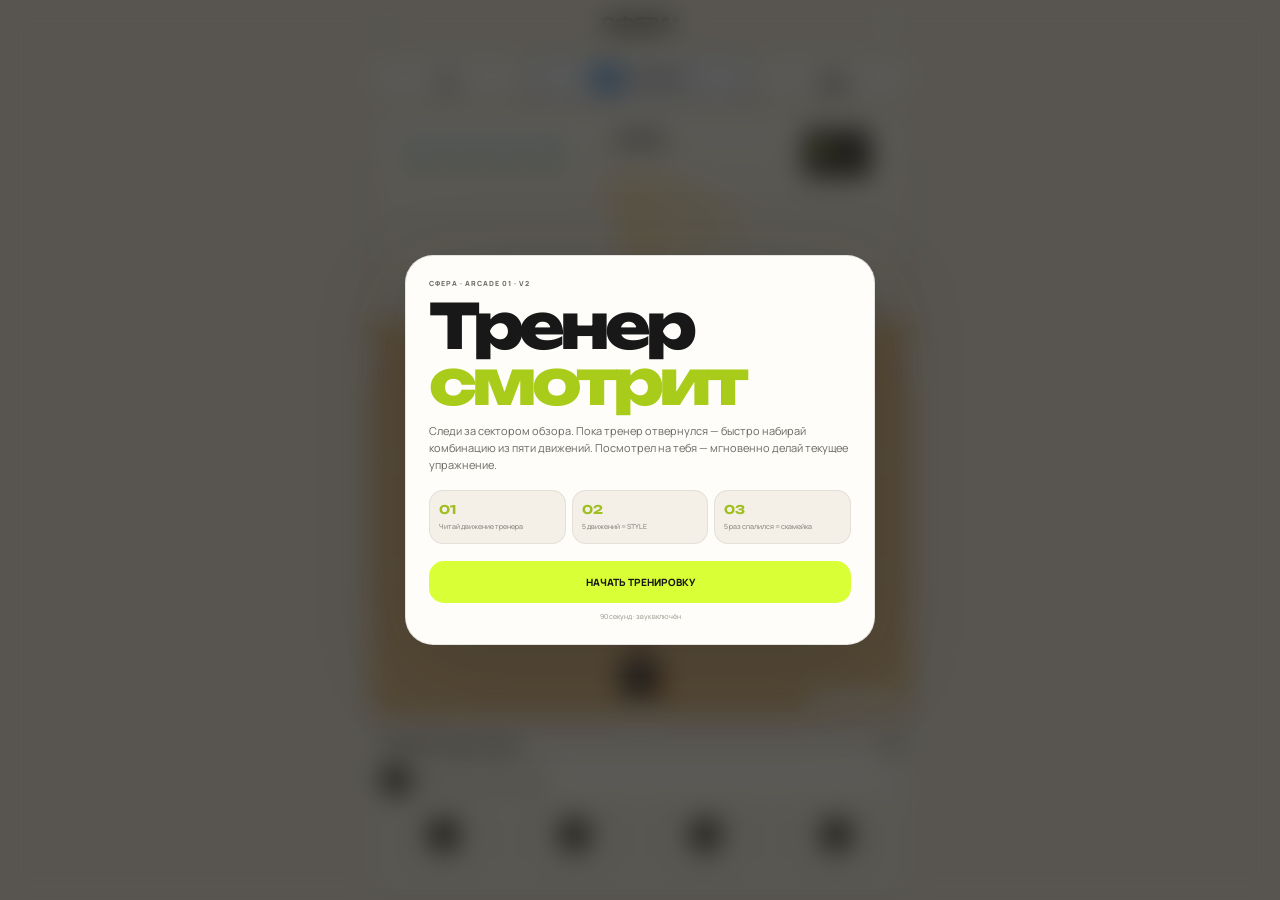
<file: index.html>
<!doctype html>
<html lang="ru">
<head>
  <meta charset="utf-8" />
  <meta name="viewport" content="width=device-width, initial-scale=1, viewport-fit=cover, user-scalable=no" />
  <meta name="theme-color" content="#f3eee5" />
  <meta name="color-scheme" content="light" />
  <title>Сфера · Тренер смотрит V2</title>
  <link rel="preconnect" href="https://fonts.googleapis.com">
  <link rel="preconnect" href="https://fonts.gstatic.com" crossorigin>
  <link href="https://fonts.googleapis.com/css2?family=Manrope:wght@500;600;700;800&family=Unbounded:wght@600;700;800&display=swap" rel="stylesheet">
  <link rel="stylesheet" href="./game.css?v=2.0.0" />
  <script src="https://telegram.org/js/telegram-web-app.js?56"></script>
</head>
<body>
  <div class="game-shell">
    <header class="topbar">
      <a class="round-button" href="./" aria-label="Назад">←</a>
      <div class="brand"><strong>СФЕРА°</strong><span>ARCADE 01 · V2</span></div>
      <button id="soundButton" class="round-button" type="button" aria-label="Звук">♪</button>
    </header>
    <section class="hud" aria-label="Игровые показатели">
      <div class="hud-item"><span>STYLE</span><strong id="scoreValue">0</strong></div>
      <div class="hud-task" id="taskChip" style="--task:#3287e8"><span id="taskIcon">●</span><strong id="taskName">ДРИБЛИНГ</strong></div>
      <div class="hud-item hud-time"><span>TIME</span><strong id="timeValue">90</strong></div>
    </section>
    <main class="game-stage">
      <section id="court" class="court" data-task="dribble">
        <div class="gym-wall" aria-hidden="true"><div class="ceiling-light light-a"></div><div class="ceiling-light light-b"></div><div class="ceiling-light light-c"></div><div class="window-strip"><i></i><i></i><i></i><i></i></div><div class="wall-logo">СФЕРА<span>ШКОЛА ЛЮБВИ К БАСКЕТБОЛУ</span></div><div class="scoreboard"><small>TRAINING</small><b id="wallScore">01</b><span>СФЕРА</span></div><div class="bench"><i></i><i></i><i></i></div><div class="wall-ball ball-a"></div><div class="wall-ball ball-b"></div></div>
        <div class="floor-lines" aria-hidden="true"><div class="center-circle"></div><div class="paint paint-left"></div><div class="paint paint-right"></div></div>
        <div class="basket basket-left" aria-hidden="true"><i class="board"></i><i class="rim"></i><i class="net"></i></div><div class="basket basket-right" aria-hidden="true"><i class="board"></i><i class="rim"></i><i class="net"></i></div>
        <div id="visionCone" class="vision-cone" aria-hidden="true"></div>
        <div id="trainer" class="trainer" aria-label="Тренер"><div class="trainer-shadow"></div><div class="trainer-rig"><div class="trainer-head"><i class="trainer-hair"></i><i class="trainer-ear"></i><i class="trainer-face"></i></div><div class="trainer-neck"></div><div class="trainer-torso"><span>COACH</span></div><div class="trainer-arm arm-l"></div><div class="trainer-arm arm-r"></div><div class="trainer-leg leg-l"></div><div class="trainer-leg leg-r"></div><div class="whistle">•</div></div><div id="coachBubble" class="coach-bubble">РАБОТАЕМ!</div></div>
        <div class="athlete npc npc-1" style="--jersey:#3a78d4;--skin:#d7a17b;--shot-x:-62px;--shot-y:-82px"><div class="athlete-rig"><div class="head"><i class="hair"></i><i class="face"></i></div><div class="arm arm-l"></div><div class="arm arm-r"></div><div class="jersey"><b>7</b></div><div class="shorts"></div><div class="leg leg-l"></div><div class="leg leg-r"></div><div class="shoe shoe-l"></div><div class="shoe shoe-r"></div><div class="ball"></div></div></div>
        <div class="athlete npc npc-2" style="--jersey:#ef8054;--skin:#a96f54;--shot-x:-74px;--shot-y:-68px"><div class="athlete-rig"><div class="head"><i class="hair hair-curly"></i><i class="face"></i></div><div class="arm arm-l"></div><div class="arm arm-r"></div><div class="jersey"><b>14</b></div><div class="shorts"></div><div class="leg leg-l"></div><div class="leg leg-r"></div><div class="shoe shoe-l"></div><div class="shoe shoe-r"></div><div class="ball"></div></div></div>
        <div class="athlete npc npc-3" style="--jersey:#725ac1;--skin:#edbf98;--shot-x:70px;--shot-y:-86px"><div class="athlete-rig"><div class="head"><i class="hair hair-long"></i><i class="face"></i></div><div class="arm arm-l"></div><div class="arm arm-r"></div><div class="jersey"><b>23</b></div><div class="shorts"></div><div class="leg leg-l"></div><div class="leg leg-r"></div><div class="shoe shoe-l"></div><div class="shoe shoe-r"></div><div class="ball"></div></div></div>
        <div class="athlete npc npc-4" style="--jersey:#319c76;--skin:#c88d68;--shot-x:74px;--shot-y:-62px"><div class="athlete-rig"><div class="head"><i class="hair hair-crop"></i><i class="face"></i></div><div class="arm arm-l"></div><div class="arm arm-r"></div><div class="jersey"><b>31</b></div><div class="shorts"></div><div class="leg leg-l"></div><div class="leg leg-r"></div><div class="shoe shoe-l"></div><div class="shoe shoe-r"></div><div class="ball"></div></div></div>
        <div id="player" class="athlete player" style="--jersey:#171717;--skin:#d5a078;--shot-x:92px;--shot-y:-106px"><div class="player-ring"></div><div class="athlete-rig"><div class="head"><i class="hair hair-crop"></i><i class="face"></i></div><div class="arm arm-l"></div><div class="arm arm-r"></div><div class="jersey"><b>YOU</b></div><div class="shorts"></div><div class="leg leg-l"></div><div class="leg leg-r"></div><div class="shoe shoe-l"></div><div class="shoe shoe-r"></div><div class="ball"></div></div></div>
        <div id="reaction" class="reaction" aria-live="polite"></div><div class="danger-meter"><span>ПАЛЕВО</span><div id="suspicionDots"><i></i><i></i><i></i><i></i><i></i></div></div>
      </section>
    </main>
    <section id="controls" class="controls controls-style">
      <div class="control-head"><div><span id="modeKicker">ТРЕНЕР НЕ СМОТРИТ</span><strong id="modeTitle">БЫСТРО НАБЕЙ КОМБО</strong></div><div class="combo-stat"><span>COMBO</span><strong id="comboValue">×0</strong></div></div>
      <div class="sequence-row"><div id="comboSequence" class="combo-sequence"></div><div id="speedLabel" class="speed-label">готов</div></div>
      <div id="styleControls" class="button-grid style-grid"><button type="button" data-style="1"><span>1</span><small>CROSS</small></button><button type="button" data-style="2"><span>2</span><small>SPIN</small></button><button type="button" data-style="3"><span>3</span><small>BEHIND</small></button><button type="button" data-style="4"><span>4</span><small>SPECIAL</small></button></div>
      <div id="taskControls" class="button-grid task-grid"><button type="button" data-task="dribble"><span>●</span><strong>ДРИБЛИНГ</strong></button><button type="button" data-task="shot"><span>⌒</span><strong>БРОСОК</strong></button><button type="button" data-task="jump"><span>↑</span><strong>ПРЫЖКИ</strong></button></div>
    </section>
  </div>
  <div id="startOverlay" class="overlay overlay-visible"><section class="overlay-card intro-card"><div class="mini-label">СФЕРА · ARCADE 01 · V2</div><h1>Тренер<br><em>смотрит</em></h1><p>Следи за сектором обзора. Пока тренер отвернулся — быстро набирай комбинацию из пяти движений. Посмотрел на тебя — мгновенно делай текущее упражнение.</p><div class="rule-grid"><div><strong>01</strong><span>Читай движение тренера</span></div><div><strong>02</strong><span>5 движений = STYLE</span></div><div><strong>03</strong><span>5 раз спалился = скамейка</span></div></div><button id="startButton" class="start-button" type="button">НАЧАТЬ ТРЕНИРОВКУ</button><small>90 секунд · звук включён</small></section></div>
  <div id="resultOverlay" class="overlay"><section class="overlay-card result-card"><div class="mini-label" id="resultKicker">ТРЕНИРОВКА ОКОНЧЕНА</div><div id="resultRank" class="result-rank">S</div><h2 id="resultTitle">ЧИСТАЯ РАБОТА</h2><div class="result-stats"><div><span>STYLE</span><strong id="resultScore">0</strong></div><div><span>MAX COMBO</span><strong id="resultCombo">×0</strong></div><div><span>СПАЛИЛСЯ</span><strong id="resultCaught">0</strong></div><div><span>ПРОВЕРКИ</span><strong id="resultTasks">0/0</strong></div></div><div id="bestScore" class="best-score"></div><button id="restartButton" class="start-button" type="button">ЕЩЁ ТРЕНИРОВКУ</button></section></div>
  <script src="./game.js?v=2.0.0"></script>
</body>
</html>
</file>
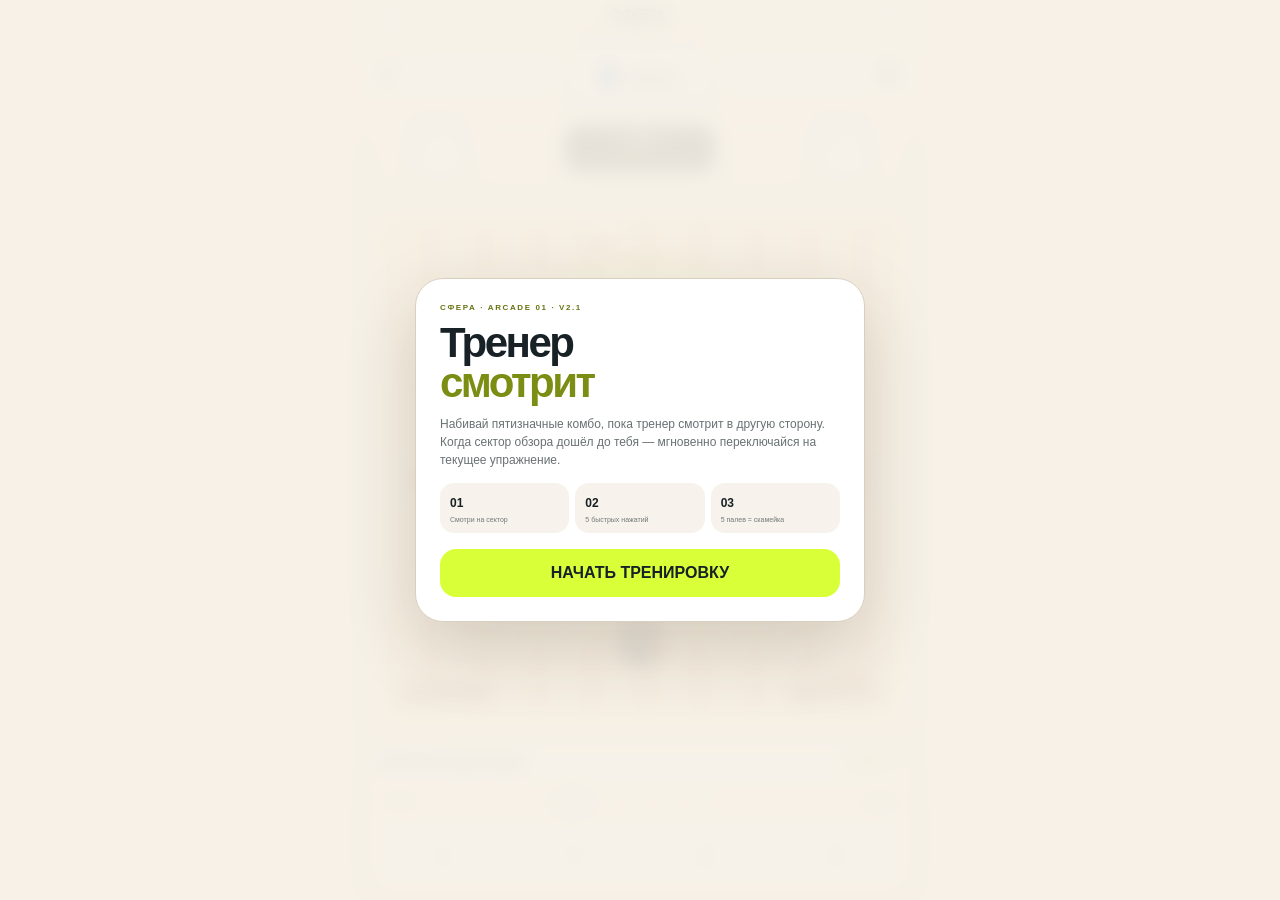
<file: play-v2-1.html>
<!doctype html>
<html lang="ru"><head><meta charset="utf-8"><meta name="viewport" content="width=device-width,initial-scale=1,viewport-fit=cover,user-scalable=no"><meta name="theme-color" content="#f7f1e8"><title>Сфера · Тренер смотрит V2.1</title><style>
:root{--ink:#182126;--paper:#f7f1e8;--lime:#d9ff38;--red:#f35b55;--wood1:#efd5aa;--wood2:#e8c592;--shadow:0 12px 34px rgba(54,45,29,.14)}*{box-sizing:border-box;-webkit-tap-highlight-color:transparent}html,body{margin:0;width:100%;height:100%;overflow:hidden;background:var(--paper);color:var(--ink);font-family:-apple-system,BlinkMacSystemFont,"Segoe UI",Arial,sans-serif;touch-action:manipulation}button{font:inherit;color:inherit}.app{height:100dvh;max-width:560px;margin:0 auto;display:grid;grid-template-rows:44px 50px minmax(0,1fr) 158px;padding:env(safe-area-inset-top) 10px max(8px,env(safe-area-inset-bottom));gap:7px;background:linear-gradient(#fbf7ef,#f3eadc)}.top{display:grid;grid-template-columns:38px 1fr 38px;align-items:center}.circle{width:36px;height:36px;border:1px solid #ddd1bf;background:rgba(255,255,255,.72);border-radius:50%;display:grid;place-items:center;font-weight:800}.brand{text-align:center;line-height:1}.brand b{font-size:18px;letter-spacing:-1px}.brand span{display:block;font-size:8px;letter-spacing:1.8px;color:#788084;margin-top:5px;font-weight:800}.hud{display:grid;grid-template-columns:1fr auto 1fr;gap:6px}.hudBox,.taskChip{background:rgba(255,255,255,.78);border:1px solid #ded3c0;border-radius:15px;box-shadow:0 4px 14px rgba(63,50,28,.05)}.hudBox{padding:7px 11px}.hudBox small{display:block;font-size:7px;color:#7e8383;letter-spacing:1px;font-weight:900}.hudBox strong{font-size:18px}.hudBox.right{text-align:right}.taskChip{min-width:143px;display:flex;align-items:center;justify-content:center;gap:8px;padding:7px 11px;border-color:var(--task,#3b82f6)}.taskIcon{width:25px;height:25px;border-radius:50%;background:var(--task,#3b82f6);color:white;display:grid;place-items:center;font-weight:900}.taskChip small{display:block;font-size:6px;color:#868c8e;letter-spacing:1px;font-weight:900}.taskChip b{display:block;font-size:10px;margin-top:2px;white-space:nowrap}.stage{position:relative;min-height:0;border:1px solid #d8c9b4;border-radius:24px;overflow:hidden;background:#f4e9d8;box-shadow:var(--shadow)}.gymWall{position:absolute;inset:0 0 auto;height:22%;background:linear-gradient(#f8f5ef,#eee6db);border-bottom:5px solid #d4bd91}.window{position:absolute;top:14px;width:58px;height:58px;border:5px solid #e2d9cc;background:linear-gradient(135deg,#d9eef4,#f9ffff)}.window.w1{left:7%}.window.w2{right:7%}.banner{position:absolute;left:50%;top:17px;transform:translateX(-50%);background:#172126;color:white;border-radius:12px;padding:8px 12px;text-align:center}.banner b{display:block;font-size:11px}.banner small{font-size:6px;color:#d9ff38;letter-spacing:1.4px}.court{position:absolute;left:3%;right:3%;top:18%;bottom:2%;border:3px solid #c1a979;border-radius:10px;background:repeating-linear-gradient(90deg,var(--wood1) 0 27px,var(--wood2) 27px 54px);overflow:hidden}.court:before{content:"";position:absolute;left:50%;top:0;bottom:0;border-left:2px solid rgba(104,82,43,.32)}.court:after{content:"";position:absolute;left:50%;top:50%;width:116px;height:116px;border:2px solid rgba(104,82,43,.32);border-radius:50%;transform:translate(-50%,-50%)}.paint{position:absolute;left:50%;width:118px;height:72px;border:2px solid rgba(104,82,43,.3);transform:translateX(-50%)}.paint.topPaint{top:0;border-top:0}.paint.botPaint{bottom:0;border-bottom:0}.bench{position:absolute;bottom:8px;width:92px;height:18px;background:#9d7548;border-radius:5px}.bench.left{left:8px}.bench.right{right:8px}.rack{position:absolute;bottom:28px;right:18px;display:flex;gap:2px}.rack i{width:9px;height:9px;border-radius:50%;background:#ea7a2d;border:1px solid #8e3f16}.hoop{position:absolute;z-index:4}.hoop .board{position:absolute;background:white;border:2px solid #727b80}.hoop .rim{position:absolute;border:3px solid #ef693c;border-radius:50%}.hoop.top{left:50%;top:1px;transform:translateX(-50%)}.hoop.top .board{width:54px;height:18px;left:-27px}.hoop.top .rim{width:30px;height:10px;left:-15px;top:16px}.hoop.sideL{left:0;top:48%}.hoop.sideL .board,.hoop.sideR .board{width:14px;height:48px}.hoop.sideL .rim{width:20px;height:8px;left:11px;top:18px}.hoop.sideR{right:14px;top:48%}.hoop.sideR .rim{width:20px;height:8px;right:11px;top:18px}.vision{position:absolute;z-index:2;left:50%;top:37%;width:310px;height:310px;border-radius:50%;transform:translate(-50%,-50%) rotate(var(--angle,0deg));pointer-events:none;background:conic-gradient(from -35deg,rgba(217,255,56,.28) 0 70deg,rgba(217,255,56,.08) 70deg 76deg,transparent 76deg 360deg);-webkit-mask-image:radial-gradient(circle,#000 0 67%,transparent 70%);transition:filter .12s}.vision.watch{filter:drop-shadow(0 0 10px rgba(217,255,56,.45))}.person{position:absolute;z-index:5;width:56px;height:84px;transform:translate(-50%,-50%);--jersey:#315c70;--skin:#d1a37d;--shotX:0px}.person .shadow{position:absolute;left:50%;bottom:0;width:46px;height:13px;border-radius:50%;background:rgba(53,38,18,.16);transform:translateX(-50%)}.person .legs{position:absolute;left:50%;bottom:7px;width:34px;height:22px;transform:translateX(-50%)}.person .legs:before,.person .legs:after{content:"";position:absolute;bottom:0;width:9px;height:24px;background:#e6d7c0;border-radius:4px}.person .legs:before{left:4px}.person .legs:after{right:4px}.person .shoe{position:absolute;bottom:-2px;width:16px;height:7px;background:#f8fafb;border:1px solid #646d70;border-radius:7px}.person .shoe.l{left:0}.person .shoe.r{right:0}.person .body{position:absolute;left:50%;top:29px;width:44px;height:43px;border-radius:12px 12px 10px 10px;background:var(--jersey);border:2px solid rgba(255,255,255,.38);transform:translateX(-50%);display:grid;place-items:center;color:white;font-weight:900;font-size:12px}.person .body:after{content:"";position:absolute;left:5px;right:5px;top:9px;border-top:2px solid rgba(255,255,255,.46)}.person .head{position:absolute;z-index:2;left:50%;top:2px;width:31px;height:32px;border-radius:48%;background:var(--skin);transform:translateX(-50%)}.person .hair{position:absolute;z-index:3;left:50%;top:0;width:31px;height:10px;border-radius:16px 16px 4px 4px;background:#3c302b;transform:translateX(-50%)}.person .arm{position:absolute;z-index:1;top:36px;width:8px;height:29px;background:var(--skin);border-radius:6px;transform-origin:top}.person .arm.l{left:4px;transform:rotate(8deg)}.person .arm.r{right:4px;transform:rotate(-8deg)}.person .ball{position:absolute;z-index:7;right:-2px;top:48px;width:18px;height:18px;border-radius:50%;background:radial-gradient(circle at 30% 25%,#ffb356,#e77622 58%,#9e3f14);border:1px solid #813514}.person.you{z-index:8}.person.you .body{box-shadow:0 0 0 3px rgba(217,255,56,.75)}.person.you .tag{position:absolute;z-index:10;left:50%;top:65px;transform:translateX(-50%);font-size:6px;background:#182126;color:white;border-radius:99px;padding:3px 6px;font-weight:900}.npc1{left:24%;top:42%;--jersey:#4781a4;--shotX:-42px}.npc2{left:29%;top:69%;--jersey:#6f58a8;--shotX:-58px}.npc3{left:76%;top:42%;--jersey:#d97945;--shotX:42px}.npc4{left:71%;top:69%;--jersey:#4f9a72;--shotX:58px}.you{left:50%;top:84%;--jersey:#172126;--skin:#c89168}.trainer{position:absolute;z-index:9;left:50%;top:37%;width:72px;height:92px;transform:translate(-50%,-50%) rotate(var(--coachRot,0deg));transition:transform .12s}.trainer .shadow{position:absolute;left:50%;bottom:1px;width:55px;height:15px;border-radius:50%;background:rgba(53,38,18,.2);transform:translateX(-50%)}.trainer .body{position:absolute;left:50%;top:30px;width:56px;height:50px;border-radius:15px;background:#152026;color:#d9ff38;display:grid;place-items:center;transform:translateX(-50%);font-weight:900;font-size:18px}.trainer .head{position:absolute;left:50%;top:1px;width:36px;height:36px;background:#c8946c;border-radius:50%;transform:translateX(-50%)}.trainer .head:before{content:"";position:absolute;left:7px;right:7px;bottom:2px;height:8px;background:#4a3128;border-radius:0 0 10px 10px}.trainer .nose{position:absolute;z-index:4;left:50%;top:16px;width:7px;height:12px;border-radius:5px;background:#b7805d;transform:translate(-50%,-50%) rotate(var(--angle,0deg)) translateY(-16px);transform-origin:50% 16px}.coachBubble{position:absolute;z-index:20;left:50%;top:24%;transform:translate(-50%,-5px);background:#172126;color:white;border-radius:99px;padding:7px 11px;font-size:9px;font-weight:900;opacity:0;transition:.15s;white-space:nowrap}.coachBubble.show{opacity:1}.reaction{position:absolute;z-index:25;left:50%;bottom:8%;transform:translate(-50%,6px);background:#fff;color:#172126;border:1px solid #d7c9b6;border-radius:99px;padding:7px 10px;font-size:8px;font-weight:900;opacity:0;transition:.15s;white-space:nowrap}.reaction.show{opacity:1}.reaction.bad{background:#f35b55;color:white;border-color:#f35b55}.reaction.good{background:#efffc4}.stage[data-task="dribble"] .npc .ball{animation:npcDribble .52s ease-in-out infinite}.stage[data-task="jump"] .npc{animation:npcJump .72s ease-in-out infinite}.stage[data-task="shot"] .npc .arm.r{animation:armShoot 1.25s ease-in-out infinite}.stage[data-task="shot"] .npc .ball{animation:npcShot 1.25s ease-in-out infinite}.person.action-dribble .ball{animation:playerDribble .42s ease-in-out 2}.person.action-jump{animation:playerJump .48s ease-in-out}.person.action-shot .arm.r{animation:armShoot .65s ease-in-out}.person.action-shot .ball{animation:playerShot .72s ease-out}.person.style1{animation:style1 .22s}.person.style2{animation:style2 .28s}.person.style3{animation:style3 .34s}.person.style4{animation:style4 .42s}.person.watched .body{box-shadow:0 0 0 4px rgba(243,91,85,.75)}@keyframes npcDribble{50%{transform:translateY(26px)}}@keyframes playerDribble{50%{transform:translateY(30px)}}@keyframes npcJump{50%{transform:translate(-50%,-58%)}}@keyframes playerJump{50%{transform:translate(-50%,-66%)}}@keyframes armShoot{55%,75%{transform:rotate(-68deg) translateY(-4px)}}@keyframes npcShot{0%,38%{transform:translate(0,0);opacity:1}65%{transform:translate(var(--shotX),-70px) scale(.75);opacity:1}80%,100%{transform:translate(var(--shotX),-82px) scale(.55);opacity:0}}@keyframes playerShot{70%{transform:translate(-6px,-115px) scale(.7);opacity:1}100%{transform:translate(0,-130px) scale(.5);opacity:0}}@keyframes style1{50%{transform:translate(-58%,-50%) rotate(-9deg)}}@keyframes style2{50%{transform:translate(-50%,-50%) rotate(16deg) scale(1.05)}}@keyframes style3{35%{transform:translate(-60%,-54%) rotate(-12deg)}70%{transform:translate(-40%,-54%) rotate(12deg)}}@keyframes style4{30%{transform:translate(-50%,-62%) rotate(-8deg)}65%{transform:translate(-50%,-48%) rotate(12deg)}}.suspicion{position:absolute;z-index:30;left:12px;right:12px;bottom:5px;display:flex;justify-content:space-between;align-items:center}.suspicion span{font-size:7px;font-weight:900;color:#6e7473}.dots{display:flex;gap:4px}.dots i{width:10px;height:10px;border-radius:50%;border:1px solid #7c7970;background:rgba(255,255,255,.55)}.dots i.on{background:#f35b55;border-color:#f35b55}.controls{min-height:0;background:rgba(255,255,255,.82);border:1px solid #ddd1bf;border-radius:22px;padding:9px;display:grid;grid-template-rows:34px 38px 1fr;gap:5px;box-shadow:var(--shadow)}.mode{display:flex;align-items:center;justify-content:space-between}.mode small{display:block;font-size:6px;color:#777f7f;font-weight:900}.mode b{display:block;font-size:12px}.modeBadge{font-size:7px;font-weight:900;padding:6px 8px;border-radius:99px;background:#eaf5ca;color:#53631b}.comboRow{display:grid;grid-template-columns:auto 1fr auto;align-items:center;gap:8px;background:#f4efe7;border-radius:13px;padding:5px 7px}.comboRow>span{font-size:6px;color:#777;font-weight:900}.seq{display:flex;justify-content:center;gap:5px}.seq i{font-style:normal;width:28px;height:28px;border-radius:9px;display:grid;place-items:center;border:1px solid #c8bdac;background:white;font-weight:900;font-size:10px;color:#7f8585}.seq i.next{border-color:#172126;color:#172126}.seq i.done{background:#172126;color:#d9ff38}.speed{font-size:7px;font-weight:900;color:#7d8382}.speed.hot{color:#6b7c12}.buttons{display:grid;grid-template-columns:repeat(4,1fr);gap:5px}.btn{border:1px solid #d4c9b8;background:white;border-radius:14px;display:flex;flex-direction:column;align-items:center;justify-content:center;gap:2px;padding:3px 1px;font-weight:900}.btn strong{font-size:15px}.btn small{font-size:6px;color:#777f80}.taskButtons{display:none;grid-template-columns:repeat(3,1fr);gap:5px}.controls.watched .styleButtons{display:none}.controls.watched .taskButtons{display:grid}.taskBtn{border:2px solid var(--task,#3b82f6);background:white;border-radius:14px;font-weight:900;font-size:9px}.overlay{position:fixed;z-index:100;inset:0;display:none;place-items:center;padding:18px;background:rgba(247,241,232,.93);backdrop-filter:blur(9px)}.overlay.show{display:grid}.card{width:min(100%,450px);background:white;border:1px solid #d9cfbf;border-radius:28px;padding:24px;box-shadow:0 26px 70px rgba(55,40,18,.18)}.kicker{font-size:8px;color:#687412;font-weight:900;letter-spacing:1.6px}.card h1{font-size:42px;line-height:.95;letter-spacing:-2.5px;margin:11px 0 13px}.card h1 em{font-style:normal;color:#7b8d12}.card p{font-size:12px;color:#697173;line-height:1.5}.start{width:100%;border:0;border-radius:16px;background:#d9ff38;color:#172126;padding:15px;font-weight:900;margin-top:16px}.rules{display:grid;grid-template-columns:repeat(3,1fr);gap:6px;margin-top:14px}.rules div{background:#f7f2eb;border-radius:14px;padding:10px}.rules b{font-size:12px}.rules span{display:block;font-size:7px;color:#72797a;margin-top:5px}.result{text-align:center}.rank{width:100px;height:100px;margin:14px auto;background:#d9ff38;border-radius:28px;display:grid;place-items:center;font-size:52px;font-weight:900;transform:rotate(-4deg)}.stats{display:grid;grid-template-columns:1fr 1fr;gap:6px;margin:14px 0;text-align:left}.stats div{background:#f7f2eb;border-radius:13px;padding:10px}.stats small,.stats b{display:block}.stats small{font-size:6px;color:#7d8384}.stats b{font-size:14px;margin-top:3px}.best{font-size:9px;color:#667514;font-weight:900;min-height:18px}@media(max-height:720px){.app{grid-template-rows:38px 44px minmax(0,1fr) 142px;gap:5px}.circle{width:32px;height:32px}.controls{grid-template-rows:30px 34px 1fr}.seq i{width:25px;height:25px}.person{transform:translate(-50%,-50%) scale(.88)}}
</style></head><body><div class="app"><header class="top"><button class="circle" id="backBtn">←</button><div class="brand"><b>СФЕРА°</b><span>ТРЕНЕР СМОТРИТ · V2.1</span></div><button class="circle" id="soundBtn">♪</button></header><section class="hud"><div class="hudBox"><small>STYLE</small><strong id="score">0</strong></div><div class="taskChip" id="taskChip" style="--task:#3b82f6"><span class="taskIcon" id="taskIcon">●</span><div><small>ЗАДАНИЕ</small><b id="taskName">ДРИБЛИНГ</b></div></div><div class="hudBox right"><small>TIME</small><strong id="time">90</strong></div></section><main class="stage" id="stage" data-task="dribble"><div class="gymWall"><div class="window w1"></div><div class="window w2"></div><div class="banner"><b>СФЕРА</b><small>ШКОЛА ЛЮБВИ К БАСКЕТБОЛУ</small></div></div><div class="court"><div class="paint topPaint"></div><div class="paint botPaint"></div><div class="hoop top"><i class="board"></i><i class="rim"></i></div><div class="hoop sideL"><i class="board"></i><i class="rim"></i></div><div class="hoop sideR"><i class="board"></i><i class="rim"></i></div><div class="bench left"></div><div class="bench right"></div><div class="rack"><i></i><i></i><i></i><i></i></div><div class="vision" id="vision" style="--angle:0deg"></div><div class="trainer" id="trainer" style="--angle:0deg"><div class="shadow"></div><div class="body">C</div><div class="head"></div><div class="nose"></div></div><div class="coachBubble" id="coachBubble">РАБОТАЕМ!</div><div class="person npc npc1"><div class="shadow"></div><div class="legs"><i class="shoe l"></i><i class="shoe r"></i></div><div class="arm l"></div><div class="arm r"></div><div class="body">7</div><div class="head"></div><div class="hair"></div><div class="ball"></div></div><div class="person npc npc2"><div class="shadow"></div><div class="legs"><i class="shoe l"></i><i class="shoe r"></i></div><div class="arm l"></div><div class="arm r"></div><div class="body">14</div><div class="head"></div><div class="hair"></div><div class="ball"></div></div><div class="person npc npc3"><div class="shadow"></div><div class="legs"><i class="shoe l"></i><i class="shoe r"></i></div><div class="arm l"></div><div class="arm r"></div><div class="body">23</div><div class="head"></div><div class="hair"></div><div class="ball"></div></div><div class="person npc npc4"><div class="shadow"></div><div class="legs"><i class="shoe l"></i><i class="shoe r"></i></div><div class="arm l"></div><div class="arm r"></div><div class="body">31</div><div class="head"></div><div class="hair"></div><div class="ball"></div></div><div class="person you" id="player"><div class="shadow"></div><div class="legs"><i class="shoe l"></i><i class="shoe r"></i></div><div class="arm l"></div><div class="arm r"></div><div class="body">11</div><div class="head"></div><div class="hair"></div><div class="ball"></div><div class="tag">ТЫ</div></div><div class="reaction" id="reaction"></div><div class="suspicion"><span>ПАЛЕВО</span><div class="dots" id="dots"><i></i><i></i><i></i><i></i><i></i></div></div></div></main><section class="controls" id="controls"><div class="mode"><div><small id="modeSmall">ТРЕНЕР НЕ СМОТРИТ</small><b id="modeTitle">БЫСТРО НАБЕЙ КОМБО</b></div><div class="modeBadge" id="modeBadge">FREESTYLE</div></div><div class="comboRow"><span>КОМБО</span><div class="seq" id="seq"></div><b class="speed" id="speed">ГОТОВ</b></div><div class="buttons styleButtons"><button class="btn" data-style="1"><strong>1</strong><small>CROSS</small></button><button class="btn" data-style="2"><strong>2</strong><small>SPIN</small></button><button class="btn" data-style="3"><strong>3</strong><small>BEHIND</small></button><button class="btn" data-style="4"><strong>4</strong><small>SPECIAL</small></button></div><div class="buttons taskButtons"><button class="taskBtn" data-task="dribble">● ДРИБЛИНГ</button><button class="taskBtn" data-task="shot">⌒ БРОСОК</button><button class="taskBtn" data-task="jump">↑ ПРЫЖКИ</button></div></section></div><div class="overlay show" id="startOverlay"><div class="card"><div class="kicker">СФЕРА · ARCADE 01 · V2.1</div><h1>Тренер<br><em>смотрит</em></h1><p>Набивай пятизначные комбо, пока тренер смотрит в другую сторону. Когда сектор обзора дошёл до тебя — мгновенно переключайся на текущее упражнение.</p><div class="rules"><div><b>01</b><span>Смотри на сектор</span></div><div><b>02</b><span>5 быстрых нажатий</span></div><div><b>03</b><span>5 палев = скамейка</span></div></div><button class="start" id="startBtn">НАЧАТЬ ТРЕНИРОВКУ</button></div></div><div class="overlay" id="resultOverlay"><div class="card result"><div class="kicker" id="resultKicker">ТРЕНИРОВКА ОКОНЧЕНА</div><div class="rank" id="rank">S</div><h2 id="resultTitle">ЧИСТО</h2><div class="stats"><div><small>STYLE</small><b id="rScore">0</b></div><div><small>MAX COMBO</small><b id="rCombo">0</b></div><div><small>СПАЛИЛСЯ</small><b id="rCaught">0</b></div><div><small>ЗАДАНИЯ</small><b id="rTasks">0/0</b></div></div><div class="best" id="best"></div><button class="start" id="restartBtn">ЕЩЁ ТРЕНИРОВКУ</button></div></div><script>
(()=>{const $=s=>document.querySelector(s),$$=s=>[...document.querySelectorAll(s)],pick=a=>a[Math.floor(Math.random()*a.length)],rand=(a,b)=>Math.floor(Math.random()*(b-a+1))+a,clamp=(n,a,b)=>Math.max(a,Math.min(b,n));const tasks=[{key:'dribble',name:'ДРИБЛИНГ',icon:'●',color:'#3b82f6',say:'Дриблинг!'},{key:'shot',name:'БРОСОК',icon:'⌒',color:'#e17836',say:'Броски!'},{key:'jump',name:'ПРЫЖКИ',icon:'↑',color:'#5d9b65',say:'Прыжки!'}],patterns=[[[30,260,170],[30,240,150],[-46,220,340]],[[-30,260,170],[-30,240,150],[46,220,340]],[[24,220,90],[24,210,90],[24,200,300],[-38,220,280]],[[-24,220,90],[-24,210,90],[-24,200,300],[38,220,280]],[[50,250,120],[-24,170,120],[46,210,340]],[[-50,250,120],[24,170,120],[-46,210,340]]];let audio=null;const st={running:false,sound:true,score:0,combo:0,maxCombo:0,suspicion:0,checks:0,correct:0,task:tasks[0],seq:[],idx:0,seqStart:0,watched:false,proved:false,watchStart:0,angle:0,turn:null,timers:[],raf:0,startAt:0,time:90,lockUntil:0};const ui={stage:$('#stage'),vision:$('#vision'),trainer:$('#trainer'),player:$('#player'),score:$('#score'),time:$('#time'),chip:$('#taskChip'),taskIcon:$('#taskIcon'),taskName:$('#taskName'),coach:$('#coachBubble'),reaction:$('#reaction'),dots:$$('#dots i'),controls:$('#controls'),modeSmall:$('#modeSmall'),modeTitle:$('#modeTitle'),modeBadge:$('#modeBadge'),seq:$('#seq'),speed:$('#speed'),start:$('#startOverlay'),result:$('#resultOverlay')};function ctx(){if(!st.sound)return null;try{audio||=new(window.AudioContext||window.webkitAudioContext)();if(audio.state==='suspended')audio.resume();return audio}catch(e){return null}}function beep(f,d=.06,g=.02,t='sine',delay=0){const c=ctx();if(!c)return;const o=c.createOscillator(),a=c.createGain(),x=c.currentTime+delay;o.type=t;o.frequency.value=f;a.gain.setValueAtTime(g,x);a.gain.exponentialRampToValueAtTime(.0001,x+d);o.connect(a);a.connect(c.destination);o.start(x);o.stop(x+d)}function whistle(){beep(2100,.18,.035,'square');beep(2700,.14,.018,'sine',.02)}function bounce(){beep(120,.075,.035,'sine');beep(70,.08,.016,'triangle',.01)}function whoosh(){beep(280,.07,.009,'triangle');beep(430,.06,.006,'sine',.02)}function success(){beep(620,.07,.017);beep(820,.08,.016,'sine',.06);beep(1050,.08,.015,'sine',.12)}function say(text){if(!st.sound||!('speechSynthesis'in window))return;try{speechSynthesis.cancel();const u=new SpeechSynthesisUtterance(text);u.lang='ru-RU';u.rate=1.35;u.pitch=.85;u.volume=.28;speechSynthesis.speak(u)}catch(e){}}function later(fn,ms){const id=setTimeout(()=>{st.timers=st.timers.filter(x=>x!==id);fn()},ms);st.timers.push(id);return id}function clearAll(){st.timers.forEach(clearTimeout);st.timers=[];if(st.raf)cancelAnimationFrame(st.raf);st.raf=0;try{speechSynthesis.cancel()}catch(e){}}function coach(text,ms=700){ui.coach.textContent=text;ui.coach.classList.add('show');later(()=>ui.coach.classList.remove('show'),ms)}function react(text,bad=false,ms=650){ui.reaction.textContent=text;ui.reaction.className='reaction show '+(bad?'bad':'good');later(()=>ui.reaction.className='reaction',ms)}function hud(){ui.score.textContent=Math.round(st.score).toLocaleString('ru-RU');ui.time.textContent=Math.ceil(st.time);ui.dots.forEach((d,i)=>d.classList.toggle('on',i<st.suspicion))}function setTask(t,ann=true){st.task=t;ui.stage.dataset.task=t.key;ui.chip.style.setProperty('--task',t.color);ui.taskIcon.textContent=t.icon;ui.taskName.textContent=t.name;$$('.taskBtn').forEach(b=>b.style.setProperty('--task',t.color));if(st.watched)ui.modeTitle.textContent='ДЕЛАЙ: '+t.name;if(st.running&&ann){coach(t.say.toUpperCase());say(t.say);beep(560,.05,.012)}}function scheduleTask(){later(()=>{setTask(pick(tasks.filter(x=>x.key!==st.task.key)));scheduleTask()},rand(5200,7800))}function newSeq(){const v=['1','2','3','4'],a=[];while(a.length<5){const x=pick(v);if(a.length>1&&a[a.length-1]===x&&a[a.length-2]===x)continue;a.push(x)}st.seq=a;st.idx=0;st.seqStart=0;renderSeq()}function renderSeq(){ui.seq.innerHTML=st.seq.map((x,i)=>'<i class="'+(i<st.idx?'done':i===st.idx?'next':'')+'">'+x+'</i>').join('')}function mode(w){ui.controls.classList.toggle('watched',w);ui.player.classList.toggle('watched',w);ui.modeSmall.textContent=w?'ТРЕНЕР СМОТРИТ НА ТЕБЯ':'ТРЕНЕР НЕ СМОТРИТ';ui.modeTitle.textContent=w?'ДЕЛАЙ: '+st.task.name:'БЫСТРО НАБЕЙ КОМБО';ui.modeBadge.textContent=w?'TRAINING':'FREESTYLE'}function setAngle(a){st.angle=a;ui.vision.style.setProperty('--angle',a+'deg');ui.trainer.style.setProperty('--angle',a+'deg')}function turn(delta,ms){const n=performance.now();st.turn={from:st.angle,to:st.angle+delta,start:n,ms};ui.trainer.style.setProperty('--coachRot',clamp(delta*.05,-5,5)+'deg');later(()=>ui.trainer.style.setProperty('--coachRot','0deg'),ms*.8);whoosh()}function runPattern(p,i=0){if(!st.running)return;if(i>=p.length){later(()=>runPattern(pick(patterns)),rand(480,800));return}const [d,ms,hold]=p[i],f=1-Math.min(.18,st.suspicion*.035),dur=Math.round(ms*f);turn(d,dur);later(()=>runPattern(p,i+1),dur+Math.round(hold*f))}function adist(a,b){const x=((a%360)+360)%360,y=((b%360)+360)%360,d=Math.abs(x-y);return Math.min(d,360-d)}function watchUpdate(now){const sees=adist(st.angle,180)<=36;ui.vision.classList.toggle('watch',sees);if(sees&&!st.watched&&now>st.lockUntil){st.watched=true;st.proved=false;st.watchStart=now;st.checks++;mode(true)}else if(!sees&&st.watched){st.watched=false;st.proved=false;mode(false);newSeq()}if(st.watched&&!st.proved&&now-st.watchStart>610)caught('НИЧЕГО НЕ ДЕЛАЕШЬ')}function caught(reason){if(!st.running||performance.now()<st.lockUntil)return;st.lockUntil=performance.now()+700;st.proved=true;st.suspicion=Math.min(5,st.suspicion+1);st.combo=0;newSeq();whistle();coach(pick(['Я ВИЖУ!','РАБОТАЕМ!','НЕ ОТВЛЕКАЕМСЯ!']),850);react('СВИСТОК · '+reason,true,950);hud();if(st.suspicion>=5)later(()=>finish(true),700)}function anim(cls,ms){['action-dribble','action-shot','action-jump','style1','style2','style3','style4'].forEach(c=>ui.player.classList.remove(c));void ui.player.offsetWidth;ui.player.classList.add(cls);later(()=>ui.player.classList.remove(cls),ms)}function taskPress(key){if(!st.running||!st.watched)return;if(key!==st.task.key){caught('НЕ ТО ЗАДАНИЕ');return}st.proved=true;st.correct++;st.score+=40;if(key==='dribble'){anim('action-dribble',520);bounce();later(bounce,220)}else if(key==='shot'){anim('action-shot',720);beep(380,.05,.012,'triangle')}else{anim('action-jump',500);beep(310,.05,.012,'triangle')}react('ЧИСТО · РАБОТАЙ');hud()}function speedBonus(ms){if(ms<=1050)return[1.8,'МОЛНИЯ'];if(ms<=1600)return[1.5,'ОЧЕНЬ БЫСТРО'];if(ms<=2300)return[1.25,'БЫСТРО'];if(ms<=3600)return[1,'НОРМ'];return[.7,'МЕДЛЕННО']}function stylePress(v){if(!st.running)return;if(st.watched){caught('ПОПАЛСЯ НА ФИНТЕ');return}if(v!==st.seq[st.idx]){beep(150,.07,.025,'square');react('СБИЛ КОМБО',true,500);st.combo=0;newSeq();hud();return}const now=performance.now();if(!st.seqStart)st.seqStart=now;st.idx++;st.combo++;st.maxCombo=Math.max(st.maxCombo,st.combo);st.score+=12+Math.min(12,Math.floor(st.combo/3));anim('style'+v,180+Number(v)*45);beep(430+Number(v)*75,.035,.011,'triangle');renderSeq();if(st.idx===5){const elapsed=now-st.seqStart,[m,label]=speedBonus(elapsed),reward=Math.round((330+Math.min(270,st.combo*8))*m);st.score+=reward;success();react(label+' · +'+reward+' STYLE',false,750);newSeq()}hud()}function frame(now){if(!st.running)return;if(st.turn){const p=clamp((now-st.turn.start)/st.turn.ms,0,1),e=p<.5?2*p*p:1-Math.pow(-2*p+2,2)/2;setAngle(st.turn.from+(st.turn.to-st.turn.from)*e);if(p>=1)st.turn=null}watchUpdate(now);if(st.seqStart&&!st.watched){const e=now-st.seqStart;ui.speed.textContent=(e/1000).toFixed(1)+'с';ui.speed.classList.toggle('hot',e<1600)}else{ui.speed.textContent='ГОТОВ';ui.speed.classList.remove('hot')}st.time=Math.max(0,90-(now-st.startAt)/1000);hud();if(st.time<=0){finish(false);return}st.raf=requestAnimationFrame(frame)}function start(){clearAll();Object.assign(st,{running:true,score:0,combo:0,maxCombo:0,suspicion:0,checks:0,correct:0,watched:false,proved:false,angle:rand(-15,25),turn:null,time:90,lockUntil:0});ctx();ui.start.classList.remove('show');ui.result.classList.remove('show');newSeq();setTask(pick(tasks),false);setAngle(st.angle);mode(false);hud();st.startAt=performance.now();whistle();coach('НАЧАЛИ!');say('Начали!');scheduleTask();later(()=>runPattern(pick(patterns)),700);st.raf=requestAnimationFrame(frame)}function finish(bench){if(!st.running)return;st.running=false;clearAll();const rank=bench?'D':st.score>=6500&&st.suspicion<=1?'S':st.score>=4300?'A':st.score>=2400?'B':'C';$('#resultKicker').textContent=bench?'НА СКАМЕЙКУ':'ТРЕНИРОВКА ОКОНЧЕНА';$('#rank').textContent=rank;$('#resultTitle').textContent=bench?'СЕГОДНЯ БЕЗ ИГРОВОЙ ЧАСТИ':rank==='S'?'ТРЕНЕР НИЧЕГО НЕ ЗАПОДОЗРИЛ':rank==='A'?'СИЛЬНЫЙ STYLE. ПОЧТИ ЧИСТО':rank==='B'?'НЕПЛОХО, НО ОН ЧТО-ТО ПОНЯЛ':'НАДО БЫТЬ БЫСТРЕЕ';$('#rScore').textContent=Math.round(st.score).toLocaleString('ru-RU');$('#rCombo').textContent='×'+st.maxCombo;$('#rCaught').textContent=st.suspicion;$('#rTasks').textContent=st.correct+'/'+st.checks;const k='sfera-trainer-v21-best',old=Number(localStorage.getItem(k)||0),cur=Math.round(st.score);if(cur>old){localStorage.setItem(k,cur);$('#best').textContent='НОВЫЙ РЕКОРД · '+cur.toLocaleString('ru-RU')}else $('#best').textContent=old?'ЛИЧНЫЙ РЕКОРД · '+old.toLocaleString('ru-RU'):'';ui.result.classList.add('show')}$('#startBtn').onclick=start;$('#restartBtn').onclick=start;$('#soundBtn').onclick=e=>{st.sound=!st.sound;e.currentTarget.textContent=st.sound?'♪':'×';if(st.sound)beep(660,.05,.014);else try{speechSynthesis.cancel()}catch(x){}};$('#backBtn').onclick=()=>history.back();$$('[data-style]').forEach(b=>b.onpointerdown=e=>{e.preventDefault();stylePress(b.dataset.style)});$$('[data-task]').forEach(b=>b.onpointerdown=e=>{e.preventDefault();taskPress(b.dataset.task)});newSeq();setTask(tasks[0],false);mode(false);hud();setAngle(0)})();
</script></body></html>
</file>
<file: game.css>
:root{--ink:#171817;--muted:#777a76;--paper:#f3eee5;--panel:#fffdfa;--lime:#d9ff37;--red:#ef5c55;--blue:#3287e8;--wood1:#e6bf89;--wood2:#d7a267;--line:rgba(34,30,24,.13);--safe:max(10px,env(safe-area-inset-bottom))}*{box-sizing:border-box;-webkit-tap-highlight-color:transparent}html,body{margin:0;width:100%;height:100%;overflow:hidden;background:var(--paper);color:var(--ink);font-family:Manrope,-apple-system,BlinkMacSystemFont,"Segoe UI",sans-serif}button,a{font:inherit;color:inherit}button{cursor:pointer}.game-shell{width:min(100%,560px);height:100dvh;margin:0 auto;padding:max(7px,env(safe-area-inset-top)) 10px var(--safe);display:grid;grid-template-rows:42px 48px minmax(0,1fr) 166px;gap:6px;overflow:hidden}.topbar{display:grid;grid-template-columns:38px 1fr 38px;align-items:center}.round-button{width:34px;height:34px;border:1px solid var(--line);border-radius:50%;background:rgba(255,255,255,.65);display:grid;place-items:center;text-decoration:none;font-weight:900;box-shadow:0 4px 18px rgba(72,57,36,.06)}.brand{text-align:center}.brand strong,.brand span{display:block}.brand strong{font:800 16px/1 Unbounded;letter-spacing:-.06em}.brand span{margin-top:3px;font-size:6px;letter-spacing:.17em;color:#898980;font-weight:900}.hud{display:grid;grid-template-columns:1fr 1.45fr 1fr;gap:6px}.hud-item,.hud-task{min-width:0;border:1px solid var(--line);border-radius:14px;background:rgba(255,255,255,.72);box-shadow:0 5px 20px rgba(72,57,36,.05);display:flex;align-items:center}.hud-item{padding:7px 10px;justify-content:center;flex-direction:column}.hud-item span{font-size:6px;font-weight:900;letter-spacing:.14em;color:#8a8982}.hud-item strong{margin-top:2px;font:700 15px/1 Unbounded}.hud-time{text-align:right}.hud-task{padding:6px 8px;justify-content:center;gap:7px;border-color:color-mix(in srgb,var(--task),transparent 58%);background:color-mix(in srgb,var(--task),white 91%)}.hud-task span{width:28px;height:28px;border-radius:9px;display:grid;place-items:center;background:var(--task);color:white;font:800 13px Unbounded}.hud-task strong{font:800 8px/1.1 Unbounded;letter-spacing:-.02em}.game-stage{min-height:0}.court{position:relative;width:100%;height:100%;min-height:0;overflow:hidden;border:1px solid rgba(81,59,31,.16);border-radius:24px;background:linear-gradient(180deg,#f5f0e7 0 35%,var(--wood1) 35% 100%);box-shadow:0 16px 40px rgba(86,61,29,.12)}.court:before{content:"";position:absolute;left:0;right:0;top:35%;height:2px;background:rgba(89,67,40,.16);z-index:1}.gym-wall{position:absolute;inset:0 0 65% 0;background:linear-gradient(#fbfaf6,#efe8dc);border-bottom:1px solid rgba(83,65,43,.12);overflow:hidden}.ceiling-light{position:absolute;top:9px;width:21%;height:5px;border-radius:999px;background:#fff;box-shadow:0 0 18px rgba(255,255,255,.85)}.light-a{left:7%}.light-b{left:39.5%}.light-c{right:7%}.window-strip{position:absolute;left:6%;top:26px;display:flex;gap:5px;width:30%;height:34px}.window-strip i{flex:1;border-radius:3px;background:linear-gradient(#bfe0ee,#e9f3f5 70%,#bdd7c2 70%);border:2px solid white;box-shadow:0 2px 5px rgba(0,0,0,.04)}.wall-logo{position:absolute;left:50%;top:21px;transform:translateX(-50%);font:800 12px Unbounded;letter-spacing:-.07em;text-align:center;color:#222}.wall-logo span{display:block;margin-top:3px;font:800 4px Manrope;letter-spacing:.13em;color:#8e8b82}.scoreboard{position:absolute;right:7%;top:19px;width:68px;height:48px;border-radius:8px;background:#292b29;color:white;padding:6px 7px;box-shadow:0 4px 9px rgba(0,0,0,.12)}.scoreboard small,.scoreboard span{display:block;font-size:4px;font-weight:900;letter-spacing:.12em;color:#bfc4b8}.scoreboard b{display:block;margin:2px 0;color:var(--lime);font:800 13px Unbounded}.bench{position:absolute;right:8%;bottom:8px;width:87px;height:8px;border-radius:4px;background:#af7b4d;box-shadow:0 5px 0 #755132}.bench i{position:absolute;top:8px;width:4px;height:12px;background:#765334}.bench i:nth-child(1){left:8px}.bench i:nth-child(2){left:42px}.bench i:nth-child(3){right:8px}.wall-ball{position:absolute;bottom:5px;width:13px;height:13px;border-radius:50%;background:#e7812c;border:1px solid #975121}.wall-ball:before,.ball:before{content:"";position:absolute;inset:48% 0 auto;height:1px;background:rgba(74,38,16,.55)}.ball-a{right:30%}.ball-b{right:26%;transform:translateY(2px)}.floor-lines{position:absolute;inset:35% 9px 7px;border:1.5px solid rgba(255,255,255,.62);border-radius:4px;pointer-events:none}.floor-lines:before{content:"";position:absolute;left:50%;top:0;bottom:0;border-left:1.5px solid rgba(255,255,255,.56)}.center-circle{position:absolute;left:50%;top:50%;width:82px;height:82px;border:1.5px solid rgba(255,255,255,.58);border-radius:50%;transform:translate(-50%,-50%)}.paint{position:absolute;top:50%;width:67px;height:112px;border:1.5px solid rgba(255,255,255,.55);transform:translateY(-50%)}.paint-left{left:-1px;border-left:0}.paint-right{right:-1px;border-right:0}.basket{position:absolute;top:39%;z-index:7;width:38px;height:50px}.basket-left{left:2px}.basket-right{right:2px;transform:scaleX(-1)}.basket .board{position:absolute;left:0;top:0;width:7px;height:36px;border-radius:2px;background:#f7f7f5;border:1px solid rgba(45,45,42,.25)}.basket .rim{position:absolute;left:6px;top:24px;width:25px;height:7px;border:3px solid #ef6235;border-radius:50%}.basket .net{position:absolute;left:10px;top:29px;width:17px;height:21px;border-left:1px solid rgba(255,255,255,.9);border-right:1px solid rgba(255,255,255,.9);transform:skewX(-6deg)}.vision-cone{position:absolute;left:50%;top:35%;z-index:3;width:300px;height:300px;border-radius:50%;transform:translate(-50%,-50%) rotate(var(--angle,0deg));transform-origin:50% 50%;background:conic-gradient(from -34deg,rgba(255,202,81,.28) 0deg,rgba(255,202,81,.16) 45deg,rgba(255,202,81,.04) 68deg,transparent 68.2deg 360deg);filter:drop-shadow(0 0 7px rgba(245,178,47,.18));pointer-events:none}.vision-cone:after{content:"";position:absolute;left:50%;top:50%;width:7px;height:7px;border-radius:50%;background:#f1b63f;transform:translate(-50%,-50%);box-shadow:0 0 0 5px rgba(241,182,63,.12)}.trainer{position:absolute;left:50%;top:35%;z-index:9;width:62px;height:92px;transform:translate(-50%,-50%)}.trainer-shadow{position:absolute;left:50%;bottom:4px;width:48px;height:14px;border-radius:50%;transform:translateX(-50%);background:rgba(70,51,29,.17)}.trainer-rig{position:absolute;left:50%;bottom:8px;width:52px;height:78px;transform:translateX(-50%);transition:transform .16s ease}.trainer-head{position:absolute;left:50%;top:0;width:28px;height:30px;border-radius:45% 45% 48% 48%;transform:translateX(-50%);background:#d2a17c;border:1px solid rgba(95,57,35,.12)}.trainer-hair{position:absolute;left:3px;right:3px;top:-1px;height:7px;border-radius:50% 50% 25% 25%;background:#28231f}.trainer-ear{position:absolute;right:-3px;top:12px;width:5px;height:7px;border-radius:50%;background:#cc9873}.trainer-face:before,.trainer-face:after{content:"";position:absolute;top:12px;width:3px;height:2px;border-radius:50%;background:#27211d;transition:transform .15s}.trainer-face:before{left:8px}.trainer-face:after{right:8px}.trainer[data-face="left"] .trainer-face:before,.trainer[data-face="left"] .trainer-face:after{transform:translateX(-3px)}.trainer[data-face="right"] .trainer-face:before,.trainer[data-face="right"] .trainer-face:after{transform:translateX(3px)}.trainer[data-face="down"] .trainer-face:before,.trainer[data-face="down"] .trainer-face:after{transform:translateY(2px)}.trainer-neck{position:absolute;left:50%;top:27px;width:9px;height:7px;background:#c99470;transform:translateX(-50%)}.trainer-torso{position:absolute;left:50%;top:31px;width:42px;height:32px;border-radius:10px 10px 7px 7px;background:#2c3130;color:var(--lime);transform:translateX(-50%);display:grid;place-items:center;box-shadow:inset 0 -6px rgba(0,0,0,.08)}.trainer-torso span{font-size:5px;font-weight:900;letter-spacing:.07em}.trainer-arm{position:absolute;top:35px;width:8px;height:30px;border-radius:6px;background:#c99b78;transform-origin:top}.trainer-arm.arm-l{left:1px;transform:rotate(12deg)}.trainer-arm.arm-r{right:1px;transform:rotate(-12deg)}.trainer-leg{position:absolute;top:59px;width:10px;height:20px;border-radius:0 0 5px 5px;background:#242624}.trainer-leg.leg-l{left:14px}.trainer-leg.leg-r{right:14px}.whistle{position:absolute;left:50%;top:45px;color:#f4f1e8;font-size:13px;transform:translateX(-50%)}.coach-bubble{position:absolute;left:50%;top:-26px;padding:5px 8px;border-radius:8px 8px 8px 2px;background:#242725;color:white;font-size:6px;font-weight:900;letter-spacing:.05em;white-space:nowrap;transform:translate(-50%,5px) scale(.9);opacity:0;transition:.15s}.coach-bubble.show{opacity:1;transform:translate(-50%,0) scale(1)}.athlete{position:absolute;z-index:6;width:50px;height:78px}.athlete-rig{position:absolute;left:50%;bottom:0;width:48px;height:74px;transform:translateX(-50%);transform-origin:50% 92%}.athlete .head{position:absolute;left:50%;top:0;width:25px;height:27px;border-radius:48%;background:var(--skin);transform:translateX(-50%);border:1px solid rgba(90,54,30,.1);z-index:5}.athlete .hair{position:absolute;left:2px;right:2px;top:-2px;height:8px;border-radius:70% 70% 30% 30%;background:#312a25}.athlete .hair-curly{height:10px;background:radial-gradient(circle at 20% 60%,#2a241f 0 3px,transparent 3.5px),radial-gradient(circle at 50% 40%,#2a241f 0 4px,transparent 4.5px),radial-gradient(circle at 80% 60%,#2a241f 0 3px,transparent 3.5px)}.athlete .hair-long{left:-1px;right:-1px;height:17px;border-radius:60% 60% 40% 40%}.athlete .hair-crop{height:5px}.athlete .face:before,.athlete .face:after{content:"";position:absolute;top:12px;width:2px;height:2px;border-radius:50%;background:#2f2924}.athlete .face:before{left:7px}.athlete .face:after{right:7px}.athlete .jersey{position:absolute;left:50%;top:23px;width:35px;height:29px;border-radius:7px 7px 5px 5px;background:var(--jersey);transform:translateX(-50%);z-index:3;color:white;display:grid;place-items:center;box-shadow:inset 0 -5px rgba(0,0,0,.07)}.athlete .jersey:before,.athlete .jersey:after{content:"";position:absolute;top:0;width:7px;height:16px;background:var(--skin)}.athlete .jersey:before{left:-5px;transform:rotate(11deg);border-radius:5px}.athlete .jersey:after{right:-5px;transform:rotate(-11deg);border-radius:5px}.athlete .jersey b{font:800 7px Unbounded}.athlete .shorts{position:absolute;left:50%;top:49px;width:34px;height:10px;border-radius:2px 2px 6px 6px;background:color-mix(in srgb,var(--jersey),#111 20%);transform:translateX(-50%);z-index:3}.athlete .arm{position:absolute;top:27px;width:7px;height:26px;border-radius:6px;background:var(--skin);z-index:4;transform-origin:top}.athlete .arm-l{left:2px;transform:rotate(13deg)}.athlete .arm-r{right:2px;transform:rotate(-13deg)}.athlete .leg{position:absolute;top:56px;width:8px;height:16px;border-radius:5px;background:var(--skin);z-index:2}.athlete .leg-l{left:13px}.athlete .leg-r{right:13px}.athlete .shoe{position:absolute;top:69px;width:13px;height:5px;border-radius:5px;background:#f3f1eb;z-index:4}.athlete .shoe-l{left:8px}.athlete .shoe-r{right:8px}.ball{position:absolute;right:-4px;top:42px;width:15px;height:15px;border-radius:50%;background:#e87f29;border:1px solid #9b501f;z-index:8;box-shadow:0 3px 5px rgba(87,45,19,.14)}.ball:after{content:"";position:absolute;left:49%;top:0;bottom:0;width:1px;background:rgba(74,38,16,.5);transform:rotate(18deg)}.npc-1{left:12%;top:44%}.npc-2{left:21%;top:69%}.npc-3{right:12%;top:44%}.npc-4{right:21%;top:69%}.player{left:50%;bottom:6px;z-index:8;transform:translateX(-50%);width:58px;height:86px}.player .athlete-rig{transform:translateX(-50%) scale(1.08)}.player-ring{position:absolute;left:50%;bottom:-1px;width:66px;height:18px;border:2px solid rgba(31,33,31,.25);border-radius:50%;transform:translateX(-50%);transition:.15s}.player.watched .player-ring{border-color:var(--red);background:rgba(239,92,85,.07);box-shadow:0 0 16px rgba(239,92,85,.22)}.reaction{position:absolute;left:50%;bottom:91px;z-index:20;max-width:82%;padding:7px 10px;border-radius:999px;background:#242624;color:white;font-size:7px;font-weight:900;white-space:nowrap;transform:translate(-50%,6px) scale(.96);opacity:0;transition:.14s;box-shadow:0 5px 15px rgba(0,0,0,.12)}.reaction.show{opacity:1;transform:translate(-50%,0) scale(1)}.reaction.good{background:#252927;color:var(--lime)}.reaction.bad{background:var(--red);color:white}.danger-meter{position:absolute;right:8px;bottom:7px;z-index:13;display:flex;align-items:center;gap:6px;padding:5px 7px;border-radius:999px;background:rgba(255,253,249,.88);border:1px solid rgba(52,45,35,.1);backdrop-filter:blur(6px)}.danger-meter>span{font-size:5px;font-weight:900;letter-spacing:.1em;color:#77746c}.danger-meter div{display:flex;gap:3px}.danger-meter i{display:block;width:7px;height:7px;border-radius:50%;background:#ddd8ce;border:1px solid rgba(0,0,0,.06)}.danger-meter i.on{background:var(--red);border-color:var(--red);box-shadow:0 0 5px rgba(239,92,85,.38)}.controls{min-height:0;border:1px solid var(--line);border-radius:20px;background:rgba(255,253,250,.92);box-shadow:0 10px 28px rgba(73,54,31,.08);padding:9px 10px;overflow:hidden;transition:.15s}.control-head{height:28px;display:flex;align-items:flex-start;justify-content:space-between;gap:8px}.control-head span,.control-head strong{display:block}.control-head>div:first-child span{font-size:5px;font-weight:900;letter-spacing:.13em;color:#85847e}.control-head>div:first-child strong{margin-top:2px;font:800 9px/1.05 Unbounded}.combo-stat{text-align:right}.combo-stat span{font-size:5px;font-weight:900;color:#8a8982}.combo-stat strong{margin-top:1px;font:700 12px Unbounded}.sequence-row{height:39px;display:flex;align-items:center;justify-content:space-between;gap:8px;padding:4px 0}.combo-sequence{display:flex;gap:5px;min-width:0}.combo-sequence i{width:29px;height:29px;border-radius:9px;display:grid;place-items:center;background:#ece8df;border:1px solid rgba(38,34,29,.1);font:800 10px Unbounded;font-style:normal;color:#86847d;transition:.12s}.combo-sequence i.next{background:#232522;color:var(--lime);transform:translateY(-1px)}.combo-sequence i.done{background:var(--lime);color:#1b1c19;border-color:#c5e930}.speed-label{min-width:50px;text-align:right;font-size:6px;font-weight:900;color:#85847c}.speed-label.hot{color:#e36c37}.button-grid{height:78px;display:grid;gap:6px}.style-grid{grid-template-columns:repeat(4,1fr)}.task-grid{grid-template-columns:repeat(3,1fr);display:none}.button-grid button{border:1px solid rgba(42,38,31,.12);border-radius:14px;background:#f5f1e9;display:flex;align-items:center;justify-content:center;flex-direction:column;gap:4px;padding:5px;min-width:0;touch-action:manipulation;transition:transform .07s,background .1s}.button-grid button:active{transform:translateY(2px) scale(.98)}.style-grid button span{width:31px;height:31px;border-radius:10px;background:#232522;color:var(--lime);display:grid;place-items:center;font:800 12px Unbounded}.style-grid button small{font-size:5px;font-weight:900;color:#77746d;letter-spacing:.04em}.task-grid button span{font:800 20px Unbounded;color:#252621}.task-grid button strong{font-size:7px}.task-grid button.active{background:color-mix(in srgb,var(--task),white 87%);border-color:color-mix(in srgb,var(--task),transparent 50%)}.controls-task .style-grid{display:none}.controls-task .task-grid{display:grid}.controls-task{box-shadow:0 10px 30px rgba(239,92,85,.1),inset 0 0 0 1px rgba(239,92,85,.05)}.controls-task .sequence-row{opacity:.45}.overlay{position:fixed;z-index:100;inset:0;padding:18px 15px max(18px,env(safe-area-inset-bottom));display:none;place-items:center;background:rgba(29,27,23,.72);backdrop-filter:blur(13px);overflow:auto}.overlay-visible{display:grid}.overlay-card{width:min(100%,470px);padding:23px;border:1px solid rgba(45,40,32,.12);border-radius:28px;background:#fffdf9;color:var(--ink);box-shadow:0 28px 90px rgba(41,34,25,.23)}.mini-label{font-size:7px;font-weight:900;letter-spacing:.14em;color:#6c6e68}.intro-card h1{margin:10px 0 13px;font:800 clamp(40px,12vw,62px)/.9 Unbounded;letter-spacing:-.08em}.intro-card h1 em{font-style:normal;color:#a8cc19}.intro-card>p{margin:0;color:#686963;font-size:11px;line-height:1.55}.rule-grid{display:grid;grid-template-columns:repeat(3,1fr);gap:6px;margin:17px 0}.rule-grid div{padding:11px 9px;border-radius:14px;background:#f4f0e8;border:1px solid rgba(43,39,33,.08)}.rule-grid strong,.rule-grid span{display:block}.rule-grid strong{font:700 12px Unbounded;color:#9fbe20}.rule-grid span{margin-top:6px;font-size:7px;line-height:1.25;color:#77766f}.start-button{width:100%;padding:14px;border:0;border-radius:15px;background:var(--lime);color:#191a17;font-size:10px;font-weight:900}.intro-card>small{display:block;text-align:center;margin-top:9px;color:#96938a;font-size:7px}.result-card{text-align:center}.result-rank{margin:13px auto 8px;width:92px;height:92px;border-radius:27px;background:var(--lime);display:grid;place-items:center;font:800 47px Unbounded;transform:rotate(-3deg)}.result-card h2{margin:13px auto 17px;max-width:320px;font:800 16px/1.18 Unbounded}.result-stats{display:grid;grid-template-columns:1fr 1fr;gap:6px;text-align:left;margin-bottom:10px}.result-stats div{padding:10px;border-radius:13px;background:#f4f0e8}.result-stats span,.result-stats strong{display:block}.result-stats span{font-size:6px;font-weight:900;color:#88867e}.result-stats strong{margin-top:4px;font:700 14px Unbounded}.best-score{min-height:16px;font-size:8px;font-weight:900;color:#91ad20}.result-back{display:block;margin-top:10px;text-decoration:none;font-size:8px;font-weight:900;color:#85837b}@keyframes npcDribble{0%,100%{transform:translateY(0)}45%{transform:translateY(19px)}}@keyframes npcShot{0%,17%{transform:translate(0,0) scale(1)}55%{transform:translate(var(--shot-x),var(--shot-y)) scale(.76)}56%,100%{transform:translate(var(--shot-x),var(--shot-y)) scale(.2);opacity:0}}@keyframes npcJump{0%,100%{transform:translateX(-50%) translateY(0)}45%{transform:translateX(-50%) translateY(-13px)}}@keyframes armShootL{0%,100%{transform:rotate(13deg)}30%,65%{transform:rotate(-48deg) translateY(-3px)}}@keyframes armShootR{0%,100%{transform:rotate(-13deg)}30%,65%{transform:rotate(48deg) translateY(-3px)}}@keyframes freestyleOne{0%,100%{transform:translateX(-50%) rotate(0)}50%{transform:translateX(-50%) rotate(-8deg) translateX(-5px)}}@keyframes freestyleTwo{0%{transform:translateX(-50%) rotate(0)}50%{transform:translateX(-50%) rotate(14deg) scale(.98)}100%{transform:translateX(-50%) rotate(0)}}@keyframes freestyleThree{0%,100%{transform:translateX(-50%)}35%{transform:translateX(-50%) translateY(-5px) scaleX(-1)}70%{transform:translateX(-50%) translateY(0)}}@keyframes freestyleFour{0%{transform:translateX(-50%) scale(1.08)}50%{transform:translateX(-50%) translateY(-10px) rotate(16deg) scale(1.08)}100%{transform:translateX(-50%) scale(1.08)}}.court[data-task="dribble"] .npc .ball{animation:npcDribble .58s infinite cubic-bezier(.42,0,.62,1)}.court[data-task="dribble"] .npc:nth-of-type(even) .ball{animation-delay:.16s}.court[data-task="shot"] .npc .ball{animation:npcShot 1.65s infinite ease-in-out}.court[data-task="shot"] .npc .arm-l{animation:armShootL 1.65s infinite}.court[data-task="shot"] .npc .arm-r{animation:armShootR 1.65s infinite}.court[data-task="jump"] .npc .athlete-rig{animation:npcJump .82s infinite ease-in-out}.player.action-dribble .ball{animation:npcDribble .31s 2 ease-in}.player.action-shot .ball{animation:npcShot .65s 1 ease-out}.player.action-shot .arm-l{animation:armShootL .65s 1}.player.action-shot .arm-r{animation:armShootR .65s 1}.player.action-jump .athlete-rig{animation:npcJump .48s 1 ease-out}.player.style-1 .athlete-rig{animation:freestyleOne .17s 1}.player.style-2 .athlete-rig{animation:freestyleTwo .2s 1}.player.style-3 .athlete-rig{animation:freestyleThree .23s 1}.player.style-4 .athlete-rig{animation:freestyleFour .28s 1}@media(max-height:720px){.game-shell{grid-template-rows:38px 44px minmax(0,1fr) 154px;gap:4px}.controls{padding:7px 9px}.button-grid{height:70px}.sequence-row{height:36px}.npc-2,.npc-4{top:67%}.athlete{transform:scale(.92)}.player{transform:translateX(-50%) scale(.95)}}@media(max-width:370px){.game-shell{padding-left:6px;padding-right:6px}.combo-sequence{gap:3px}.combo-sequence i{width:26px;height:26px}.hud-task strong{font-size:7px}.style-grid button small{font-size:4.5px}.rule-grid{grid-template-columns:1fr}.rule-grid div{display:grid;grid-template-columns:28px 1fr;align-items:center}.rule-grid span{margin-top:0}}
</file>
